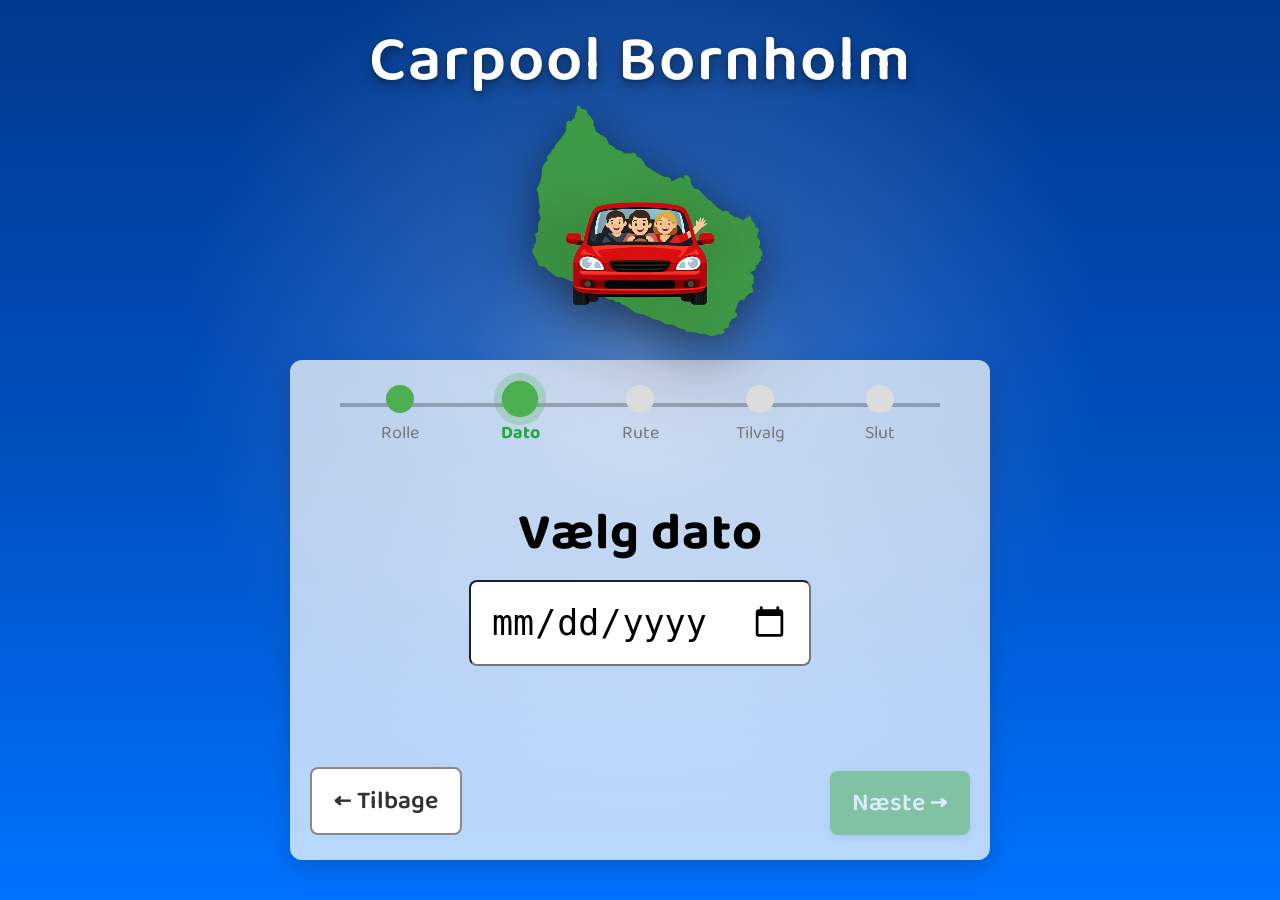
<file: date.html>
<html lang="da">
<head>
    <meta charset="UTF-8">
    <link href="https://fonts.googleapis.com/css2?family=Fredoka:wght@400;600&display=swap" rel="stylesheet">
    <link href="https://fonts.googleapis.com/css2?family=Baloo+2:wght@400;500;600;700&display=swap" rel="stylesheet">
    <link rel="stylesheet" href="css/style.css">
    <script src="js/script.js" defer></script>
    <title>Carpool</title>
</head>

<body>

<h1 class="site-title">Carpool Bornholm</h1>
<img src="assets/hero.png" class="hero" alt="Carpool samkørsel på Bornholm">

<header>

    <div class="progress step-2">
        <div class="step">Rolle</div>
        <div class="step">Dato</div>
        <div class="step">Rute</div>
        <div class="step">Tilvalg</div>
        <div class="step">Slut</div>
    </div>

        <div>
        <h1>Vælg dato</h1>
    </div>

    <div class="date">
        <label>
            <input type="date" lang="da-DK">
        </label>
    </div>

    <div class="buttons">
        <a href="index.html" class="back-button">← Tilbage</a>
        <a href="route.html" class="next-button" id="next">Næste →</a>
    </div>

</header>

</body>
</html>
</file>
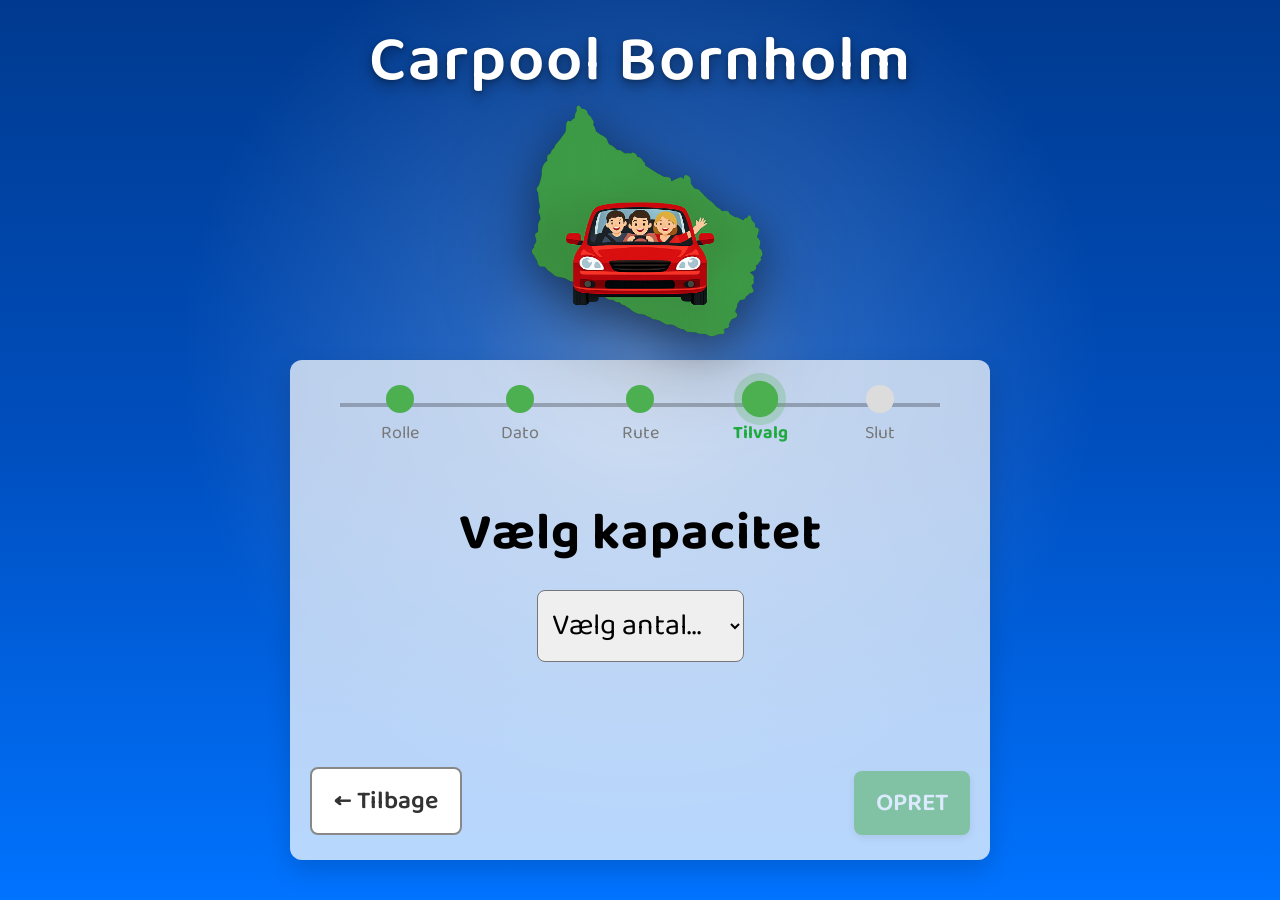
<file: driver.html>
<html lang="da">
<head>
    <meta charset="UTF-8">
    <link href="https://fonts.googleapis.com/css2?family=Fredoka:wght@400;600&display=swap" rel="stylesheet">
    <link href="https://fonts.googleapis.com/css2?family=Baloo+2:wght@400;500;600;700&display=swap" rel="stylesheet">
    <link rel="stylesheet" href="css/style.css">
    <script src="js/script.js" defer></script>
    <title>Carpool</title>
</head>

<body>

<h1 class="site-title">Carpool Bornholm</h1>
<img src="assets/hero.png" class="hero" alt="Carpool samkørsel på Bornholm">

<header>

    <div class="progress step-4">
        <div class="step">Rolle</div>
        <div class="step">Dato</div>
        <div class="step">Rute</div>
        <div class="step">Tilvalg</div>
        <div class="step">Slut</div>
    </div>

    <div>
        <h1>Vælg kapacitet</h1>
    </div>

    <label for="seats"></label><select id="seats">
        <option value="" selected disabled hidden>Vælg antal...</option>
        <option value="1">1 passager</option>
        <option value="2">2 passagerer</option>
        <option value="3">3 passagerer</option>
        <option value="4">4 passagerer</option>
        <option value="5">5 passagerer</option>
        <option value="6">6 passagerer</option>
    </select>

    <div class="buttons">
        <a href="route.html" class="back-button">← Tilbage</a>
        <a href="summary.html" class="next-button" id="next">OPRET</a>
    </div>

</header>

</body>
</html>
</file>
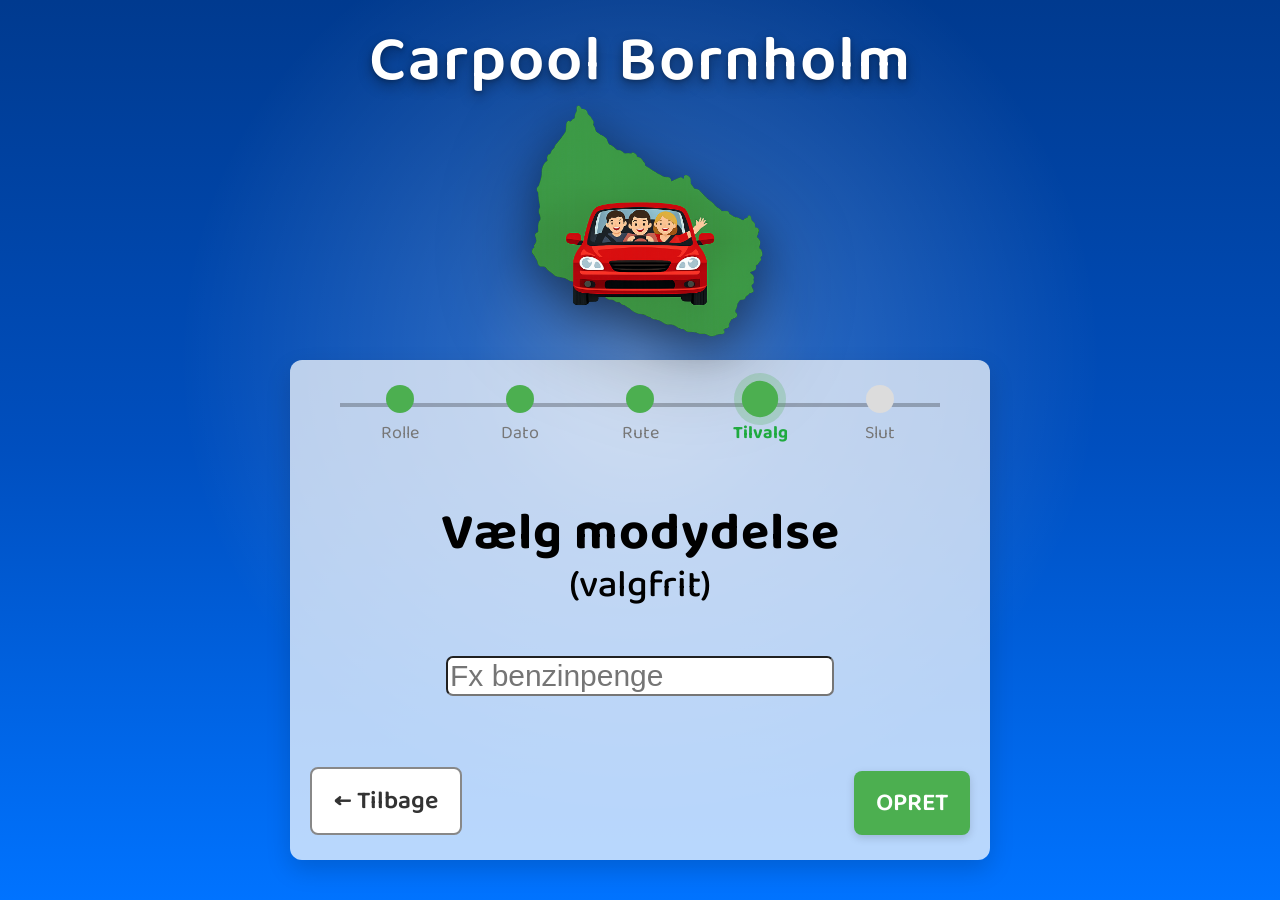
<file: passenger.html>
<html lang="da">
<head>
    <meta charset="UTF-8">
    <link href="https://fonts.googleapis.com/css2?family=Fredoka:wght@400;600&display=swap" rel="stylesheet">
    <link href="https://fonts.googleapis.com/css2?family=Baloo+2:wght@400;500;600;700&display=swap" rel="stylesheet">
    <link rel="stylesheet" href="css/style.css">
    <script src="js/script.js" defer></script>
    <title>Carpool</title>
</head>
<body>

<h1 class="site-title">Carpool Bornholm</h1>
<img src="assets/hero.png" class="hero" alt="Carpool samkørsel på Bornholm">

<header>

    <div class="progress step-4">
        <div class="step">Rolle</div>
        <div class="step">Dato</div>
        <div class="step">Rute</div>
        <div class="step">Tilvalg</div>
        <div class="step">Slut</div>
    </div>

    <div class="contribution-text">
        <h1>Vælg modydelse</h1>
        <h4>(valgfrit)</h4>
    </div>

    <label for="contribution"></label>
    <input type="text" id="contribution" placeholder="Fx benzinpenge">

    <div class="buttons">
        <a href="route.html" class="back-button">← Tilbage</a>
        <a href="summary.html" class="next-button" id="next">OPRET</a>
    </div>
</header>

</body>
</html>
</file>
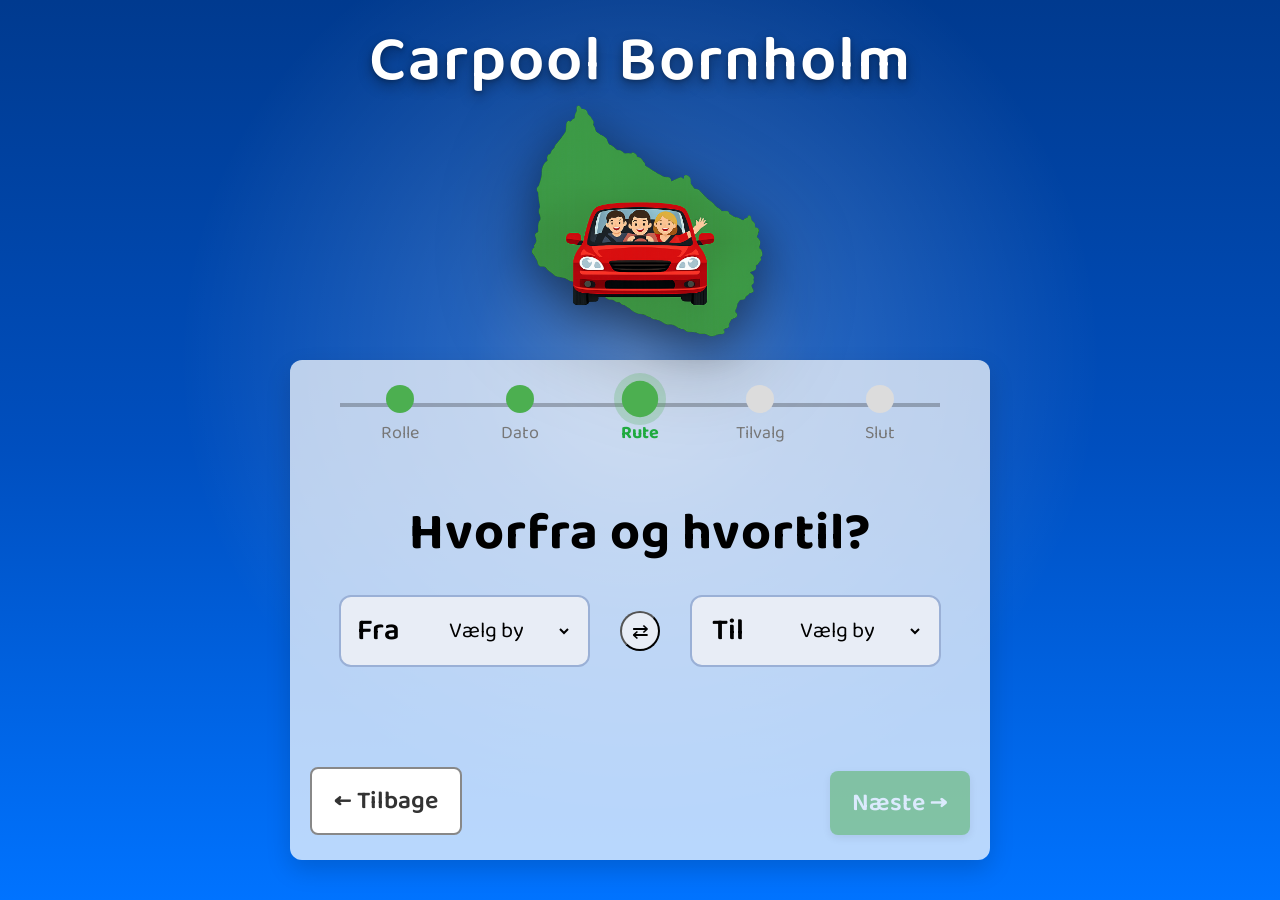
<file: route.html>
<html lang="da">
<head>
    <meta charset="UTF-8">
    <link href="https://fonts.googleapis.com/css2?family=Fredoka:wght@400;600&display=swap" rel="stylesheet">
    <link href="https://fonts.googleapis.com/css2?family=Baloo+2:wght@400;500;600;700&display=swap" rel="stylesheet">
    <link rel="stylesheet" href="css/style.css">
    <script src="js/script.js" defer></script>
    <title>Carpool</title>
</head>

<body>

<h1 class="site-title">Carpool Bornholm</h1>
<img src="assets/hero.png" class="hero" alt="Carpool samkørsel på Bornholm">

<header>

    <div class="progress step-3">
        <div class="step">Rolle</div>
        <div class="step">Dato</div>
        <div class="step">Rute</div>
        <div class="step">Tilvalg</div>
        <div class="step">Slut</div>
    </div>

    <div>
        <h1>Hvorfra og hvortil?</h1>
    </div>

    <div class="route-select">

        <div class="route-input">
            <label class="route-label" for="from">Fra</label>
            <select id="from">
                <option value="" disabled selected hidden>Vælg by</option>
                <option value="campus">Campus</option>
                <option value="ronne">Rønne</option>
                <option value="nexo">Nexø</option>
                <option value="svaneke">Svaneke</option>
                <option value="gudhjem">Gudhjem</option>
                <option value="aakirkeby">Åkirkeby</option>
            </select>
        </div>

        <button class="swap" id="swap" type="button">⇄</button>

        <div class="route-input">
            <label class="route-label" for="to">Til</label>
            <select id="to">
                <option value="" disabled selected hidden>Vælg by</option>
                <option value="campus">Campus</option>
                <option value="ronne">Rønne</option>
                <option value="nexo">Nexø</option>
                <option value="svaneke">Svaneke</option>
                <option value="gudhjem">Gudhjem</option>
                <option value="aakirkeby">Åkirkeby</option>
            </select>
        </div>

    </div>

    <div class="buttons">
        <a href="date.html" class="back-button">← Tilbage</a>
        <a href="driver.html" class="next-button" id="next">Næste →</a>
    </div>

</header>

</body>
</html>
</file>
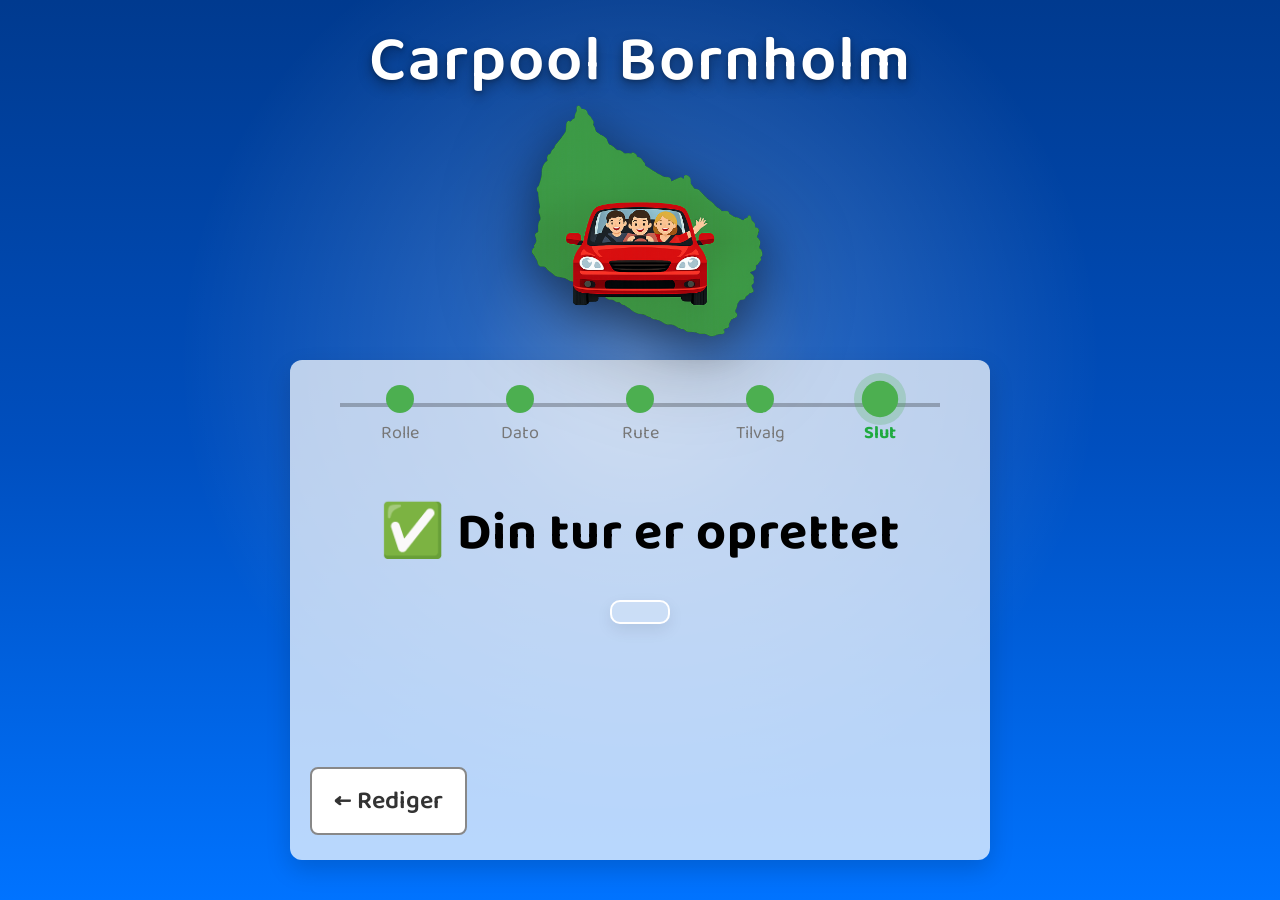
<file: summary.html>
<html lang="da">
<head>
    <meta charset="UTF-8">
    <link href="https://fonts.googleapis.com/css2?family=Fredoka:wght@400;600&display=swap" rel="stylesheet">
    <link href="https://fonts.googleapis.com/css2?family=Baloo+2:wght@400;500;600;700&display=swap" rel="stylesheet">
    <link rel="stylesheet" href="css/style.css">
    <script src="js/script.js" defer></script>
    <title>Carpool</title>
</head>

<body>

<h1 class="site-title">Carpool Bornholm</h1>
<img src="assets/hero.png" class="hero" alt="Carpool samkørsel på Bornholm">

<header>

    <div class="progress step-5">
        <div class="step">Rolle</div>
        <div class="step">Dato</div>
        <div class="step">Rute</div>
        <div class="step">Tilvalg</div>
        <div class="step">Slut</div>
    </div>

    <div>
        <h1>✅ Din tur er oprettet</h1>
    </div>

    <div class="summary-layout">

        <div id="summary"></div>

            <!--<img src="assets/thumbsup.png" class="thumbs" alt="Tommel op">-->

    </div>

    <div class="buttons">
        <a href="javascript:history.back()" class="back-button">← Rediger</a>
    </div>

</header>

</body>
</html>
</file>
<file: css/style.css>
body{
    font-family: 'Baloo 2', sans-serif;
    margin: 0;
    text-align: center;
    font-size: 30px;
    background:
            radial-gradient(circle at 50% 40%, rgba(255,255,255,0.35) 0%, rgba(255,255,255,0.15) 20%, transparent 55%),
            linear-gradient(180deg, #003a8f, #004fbf, #0073ff);
}

.site-title {
    font-family: 'Baloo 2', sans-serif;
    font-size: 64px;
    font-weight: 600;
    letter-spacing: 2px;
    color: white;
    text-align: center;
    margin: 10px 0 0 0;

        text-shadow:
            0 6px 14px rgba(0,0,0,0.35),
            0 2px 4px rgba(0,0,0,0.25);
}

.hero {
    width: clamp(200px, 40vw, 400px);
    height: auto;
    display: block;
    margin: -20px auto 0;
    filter:
            drop-shadow(0 10px 20px rgba(0,0,0,0.35))
            drop-shadow(0 25px 45px rgba(0,0,0,0.30));
}

header {
    width: min(700px, 90%);
    height: 500px;
    background-color: rgba(255, 255, 255, 0.72);
    padding: 25px 20px;
    margin: 0 auto;
    border-radius: 12px;
    box-sizing: border-box;

    align-items: center;
    display: flex;
    flex-direction: column;

    box-shadow: 0 10px 25px rgba(0,0,0,0.15);
}

h1, h3 {
    margin: 10px 0 0 0;
}

h1 {
    letter-spacing: 1px;
    font-size: 52px;
    margin: 10px 0 5px 0;
}

h3 {
    font-weight: 500;
    font-size: 38px;
    margin: 5px 0 20px 0;
}

h4 {
    font-weight: 500;
    font-size: 38px;
    margin: 0 0 20px 0;
}

.contribution-text h1 {
    margin-bottom: 0;
}

.contribution-text h4 {
    margin-top: -20px;
    margin-bottom: 40px;
}

/* ===================================================
   PROGRESS BAR
   =================================================== */

.progress {
    display: flex;
    justify-content: space-between;
    position: relative;
    width: 100%;
    max-width: 600px;
    margin-bottom: 35px;
}

.progress::before {
    content: "";
    position: absolute;
    top: 18px;
    left: 0;
    width: 100%;
    height: 4px;
    background: rgba(0,0,0,0.25);
    z-index: 0;
}

.step {
    position: relative;
    text-align: center;
    flex: 1;
    font-size: 18px;
    color: #777;
}

.step::before {
    content: "";
    display: block;
    margin: 0 auto 6px auto;
    width: 28px;
    height: 28px;
    border-radius: 50%;
    background: #dcdcdc;
    z-index: 1;
}

/* aktive trin */

.step-1 .step:nth-child(-n+1)::before,
.step-2 .step:nth-child(-n+2)::before,
.step-3 .step:nth-child(-n+3)::before,
.step-4 .step:nth-child(-n+4)::before,
.step-5 .step:nth-child(-n+5)::before {
    background: #4CAF50;
}

/* aktive trin (kun det aktuelle) */

.step-1 .step:nth-child(1)::before,
.step-2 .step:nth-child(2)::before,
.step-3 .step:nth-child(3)::before,
.step-4 .step:nth-child(4)::before,
.step-5 .step:nth-child(5)::before {
    box-shadow: 0 0 0 6px rgba(76,175,80,0.25);
    background: #4CAF50;
    transform: scale(1.3);
}

.step-1 .step:nth-child(1),
.step-2 .step:nth-child(2),
.step-3 .step:nth-child(3),
.step-4 .step:nth-child(4),
.step-5 .step:nth-child(5) {
    color: #1faa3f;
    font-weight: 700;
}

/* ===================================================
   BUTTON STYLING
   =================================================== */

.next-button, .back-button {
    text-decoration: none;
    padding: 12px 22px;
    border-radius: 8px;
    font-size: 25px;
    font-weight: 600;
    transition: all 0.2s ease;
}

/* primær handling */
.next-button {
    background: #4CAF50;
    color: white;
    box-shadow: 0 3px 8px rgba(0,0,0,0.15);
}

/* sekundær handling */
.back-button {
    border: 2px solid #888;
    color: #333;
    background: white;
}

/* hover-effekt */
.next-button:hover {
    background: #43a047;
    transform: translateY(-1px);
}

.back-button:hover {
    background: #f0f0f0;
}

/* disabled */
.next-button.disabled {
    opacity: 0.4;
    pointer-events: none;
}

/* ===================================================
   ROLE SELECTION
   =================================================== */

.role-select {
    display: flex;
    gap: 30px;
    justify-content: center;
    margin-bottom: 10px;

    border: 2px solid #e5e7eb;
    border-radius: 12px;
    padding: 12px 12px;
}

.role-select label {
    padding: 10px 18px;
    border-radius: 8px;
    cursor: pointer;
    transition: all 0.2s ease;
    display: flex;
    align-items: center;
    gap: 0;
}

.role-select label:hover {
    background-color: #e9eef7;
    transform: translateY(-1px);
}

.role-select input:checked + label {
    background-color: #4CAF50;
    font-weight: bold;
}

input[type="radio"] {
    display: none;
}

/* ===================================================
   ROUTE SELECTION
   =================================================== */

.route-select {
    display: flex;
    gap: 30px;
    margin-top: 15px;
    align-items: center;
    justify-content: center;
}

.route-input {
    display: flex;
    align-items: center;
    gap: 15px;
    padding: 10px 16px;
    border: 2px solid #9ab0d6;
    border-radius: 12px;
    background: #e8edf6;
    cursor: pointer;
    transition: all 0.15s ease;
}

.route-input:hover {
    background-color: #eef3fb;
    border-color: #6c8edc;
    box-shadow: 0 3px 8px rgba(0,0,0,0.08);
}

.route-label {
    font-weight: 600;
    cursor: pointer;
    width: 40px;
}

.route-input select {
    cursor: pointer;
    border: none;
    background: transparent;
    font-size: 22px;
    font-family: 'Baloo 2', sans-serif;
    min-width: 160px;
    text-align: center;
}

.swap {
    cursor: pointer;
    font-size: 20px;
    width: 40px;
    height: 40px;
    border-radius: 50%;
    background: #e8edf6;
}

.swap:hover {
    background: #e0e6f2;
}

/* ===================================================
   CONTRIBUTION
   =================================================== */

#contribution {
    font-size: 30px;
    border-radius: 7px;
}

/* ===================================================
   SEATS
   =================================================== */

#seats {
    font-size: 30px;
    border-radius: 8px;
    padding: 10px;
    margin-top: 10px;
    font-family: 'Baloo 2', sans-serif;
}

/* ===================================================
   SUMMARY PAGE
   =================================================== */

#summary {
    display: grid;
    grid-template-columns: max-content 1fr;
    column-gap: 20px;
    row-gap: 8px;

    width: fit-content;
    margin: 20px auto 0;

    border: 2px solid #ffffff;
    border-radius: 10px;
    padding: 10px 18px;

    text-align: left;

    background: rgba(255,255,255,0.18);
    box-shadow: 0 6px 16px rgba(0,0,0,0.08);
}

#summary .route-highlight {
    color: #2e7d32;
    font-weight: 600;
}

#summary span {
    line-height: 1.2;
    white-space: nowrap;
}

#summary .label {
    font-weight: 600;
}

#summary p {
    margin: 10px 0;
}

.summary-layout {
    display: flex;
    align-items: center;
    justify-content: space-between;
    width: 100%;
}

.thumbs {
    width: 200px;
    margin-bottom: -40px;
    position: relative;
    right: 15px;
    animation: wiggle 3s ease-in-out infinite;
}

@keyframes wiggle {
    0%   { transform: rotate(0deg); }
    25%  { transform: rotate(6deg); }
    50%  { transform: rotate(0deg); }
    75%  { transform: rotate(-6deg); }
    100% { transform: rotate(0deg); }
}

/* ===================================================
   BACK AND NEXT BUTTONS
   =================================================== */

.buttons {
    display: flex;
    width: 100%;
    margin-top: auto;
    align-items: flex-end;
}

.next-button {
    margin-left: auto;
}

.next-button.disabled {
    pointer-events: none;
    opacity: 0.5;
}

input[type="date"] {
    font-size: 35px;
    padding: 20px 20px;
    border-radius: 8px;
    cursor: pointer;
} input[type="date"]::-webkit-calendar-picker-indicator {
      cursor: pointer;
  }

/* ===================================================
   RESPONSIVE - TABLET
   =================================================== */

@media (max-width: 900px) {
    body {
        font-size: 24px;
        padding: 20px 14px 30px;
        box-sizing: border-box;
    }

    .hero {
        width: min(420px, 92%);
    }

    header {
        width: min(680px, 100%);
        padding: 24px 20px;
    }

    h1 {
        font-size: 42px;
        line-height: 1.15;
    }

    h3, h4 {
        font-size: 30px;
        line-height: 1.2;
    }

    .contribution-text h4 {
        margin-top: -10px;
        margin-bottom: 28px;
    }

    .next-button,
    .back-button {
        font-size: 22px;
        padding: 11px 18px;
    }

    input[type="date"],
    #seats,
    #contribution,
    .route-input select {
        font-size: 26px;
    }

    input[type="date"] {
        padding: 16px 16px;
    }

    #seats {
        padding: 16px;
        margin-top: 20px;
    }

    #contribution {
        width: min(420px, 100%);
        max-width: 100%;
        box-sizing: border-box;
        padding: 14px 16px;
    }

    .route-select {
        gap: 18px;
        flex-wrap: wrap;
    }

    .route-input {
        gap: 10px;
        padding: 10px 14px;
    }

    .route-input select {
        min-width: 120px;
    }

    .progress {
        max-width: 100%;
        margin-bottom: 26px;
    }

    .step {
        font-size: 16px;
    }

    .summary-layout {
        gap: 20px;
        align-items: flex-start;
    }

    .thumbs {
        width: 150px;
        right: 0;
        margin-bottom: -10px;
    }
}

/* ===================================================
   RESPONSIVE - MOBILE
   =================================================== */

@media (max-width: 600px) {
    body {
        font-size: 20px;
        padding: 14px 10px 20px;
    }

    .site-title {
        font-size: 42px;
        letter-spacing: 1px;
        margin: 20px 0 5px 0;
    }

    .hero {
        width: min(320px, 92%);
        margin-bottom: 8px;
    }

    header {
        width: 100%;
        height: 430px;
        padding: 18px 14px 20px;
        border-radius: 10px;
    }

    h1 {
        font-size: 30px;
        margin: 6px 0 8px 0;
        line-height: 1.15;
    }

    h3 {
        font-size: 24px;
        margin: 0 0 16px 0;
    }

    h4 {
        font-size: 24px;
        margin: 0 0 14px 0;
    }

    .contribution-text h4 {
        margin-top: -6px;
        margin-bottom: 18px;
    }

    .progress {
        margin-bottom: 20px;
    }

    .progress::before {
        top: 14px;
    }

    @media (max-width: 420px) {
        .step {
            font-size: 0;
        }
    }

    .step::before {
        width: 24px;
        height: 24px;
        margin-bottom: 0;
    }

    .role-select {
        display: flex;
        flex-direction: row;
        justify-content: center;
        width: 100%;
        box-sizing: border-box;
        padding: 10px 10px;
        gap: 16px;
    }

    .role-select label {
        display: flex;
        justify-content: center;
        align-items: center;
        flex: 1;
        min-width: 0;
        box-sizing: border-box;
        padding: 20px 20px;
        font-size: 22px;
    }

    @media (max-width: 420px) {
        .role-select {
            flex-direction: column;
        }

        .role-select label {
            width: 100%;
        }
    }

    .route-select {
        flex-direction: column;
        gap: 14px;
        width: 100%;
    }

    .route-input {
        width: 100%;
        justify-content: space-between;
        box-sizing: border-box;
    }

    .route-input select {
        min-width: 0;
        width: 100%;
        font-size: 20px;
        text-align: right;
    }

    .route-label {
        font-size: 20px;
        white-space: nowrap;
    }

    .swap {
        width: 44px;
        height: 44px;
        font-size: 22px;
    }

    input[type="date"],
    #seats,
    #contribution {
        width: 100%;
        max-width: 100%;
        box-sizing: border-box;
        font-size: 20px;
    }

    input[type="date"] {
        padding: 14px 12px;
    }

    #seats {
        padding: 14px 12px;
        margin-top: 16px;
    }

    #contribution {
        padding: 14px 12px;
    }

    .buttons {
        display: flex;
        flex-direction: row;
        justify-content: space-between;
        gap: 12px;
        width: 100%;
        margin-top: auto;
    }

    .next-button,
    .back-button {
        box-sizing: border-box;
        text-align: center;
        font-size: 20px;
        padding: 12px 16px;
    }

    .next-button {
        margin-left: auto;
    }

    .summary-layout {
        flex-direction: column;
        align-items: stretch;
        gap: 14px;
    }

    #summary {
        grid-template-columns: 1fr;
        row-gap: 2px;
        width: 100%;
        box-sizing: border-box;
        margin: 8px 0 0 0;
        padding: 12px 14px;
    }

    #summary span {
        white-space: normal;
    }

    #summary .label {
        margin-top: 8px;
    }

    .thumbs {
        align-self: center;
        width: 110px;
        margin-bottom: 0;
    }
}
</file>
